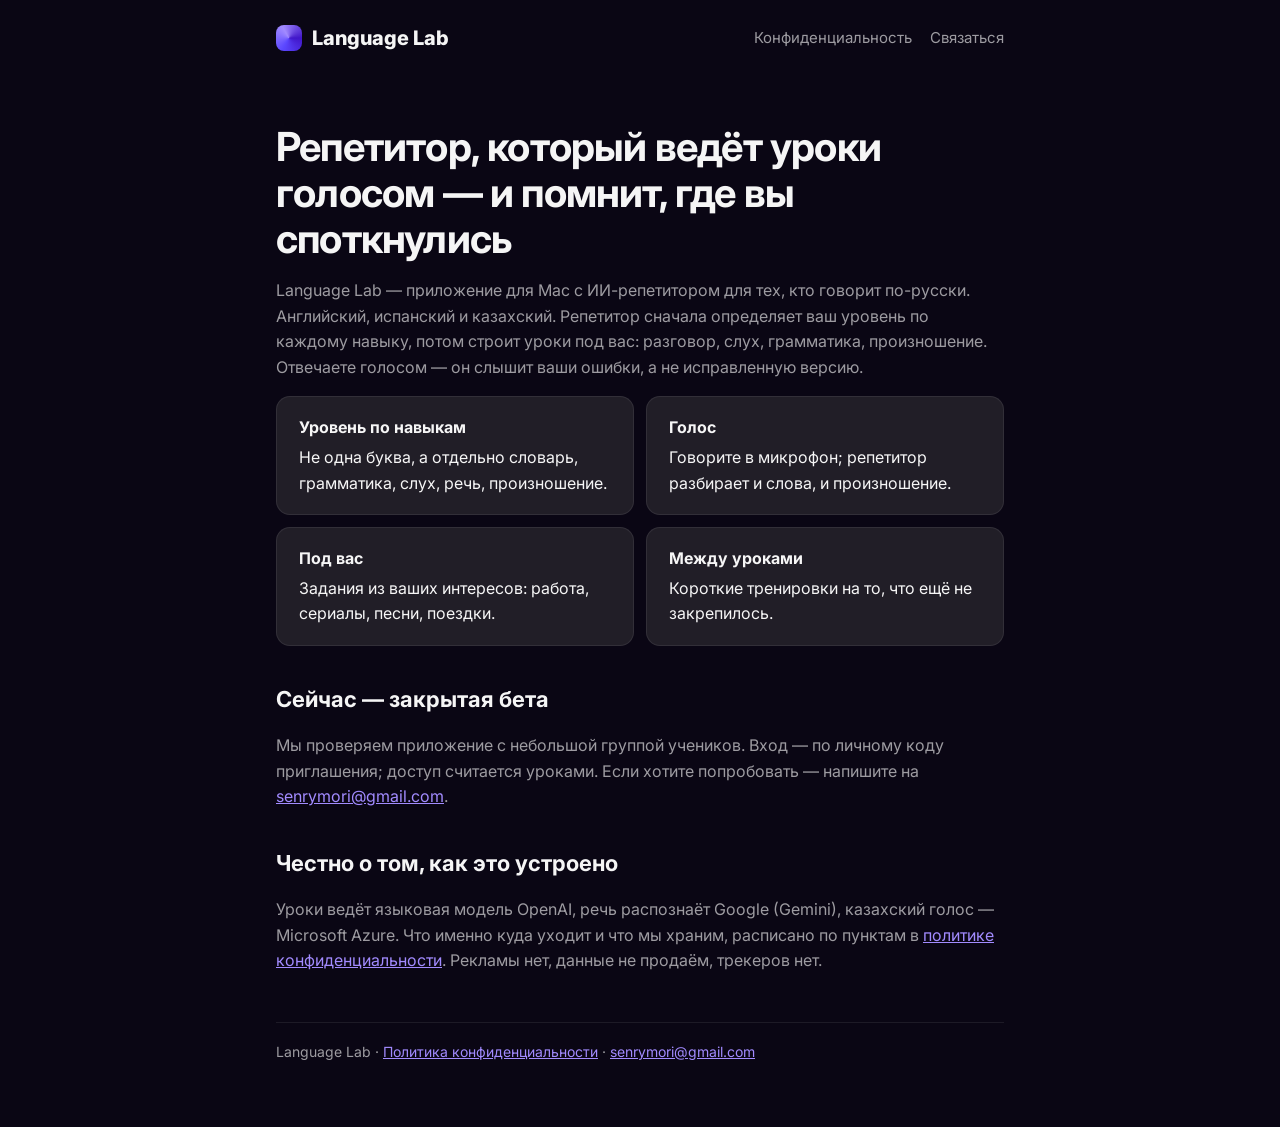
<file: index.html>
<!doctype html>
<html lang="ru">
<head>
<meta charset="utf-8">
<meta name="viewport" content="width=device-width, initial-scale=1">
<title>Language Lab — репетитор английского, испанского и казахского</title>
<meta name="description" content="Language Lab — приложение с ИИ-репетитором для тех, кто говорит по-русски: английский, испанский и казахский. Закрытая бета по приглашениям.">
<link rel="preconnect" href="https://fonts.googleapis.com">
<link href="https://fonts.googleapis.com/css2?family=Inter:wght@400;600;800&display=swap" rel="stylesheet">
<link rel="stylesheet" href="/style.css">
</head>
<body>
<div class="wrap">
<header><a class="logo" href="/"><i></i>Language Lab</a><nav><a href="/privacy">Конфиденциальность</a><a href="mailto:senrymori@gmail.com">Связаться</a></nav></header>

<h1>Репетитор, который ведёт уроки голосом — и помнит, где вы споткнулись</h1>
<p>Language Lab — приложение для Mac с ИИ-репетитором для тех, кто говорит по-русски. Английский, испанский и казахский.
Репетитор сначала определяет ваш уровень по каждому навыку, потом строит уроки под вас: разговор, слух, грамматика,
произношение. Отвечаете голосом — он слышит ваши ошибки, а не исправленную версию.</p>

<div class="grid">
  <div class="card"><b>Уровень по навыкам</b>Не одна буква, а отдельно словарь, грамматика, слух, речь, произношение.</div>
  <div class="card"><b>Голос</b>Говорите в микрофон; репетитор разбирает и слова, и произношение.</div>
  <div class="card"><b>Под вас</b>Задания из ваших интересов: работа, сериалы, песни, поездки.</div>
  <div class="card"><b>Между уроками</b>Короткие тренировки на то, что ещё не закрепилось.</div>
</div>

<h2>Сейчас — закрытая бета</h2>
<p>Мы проверяем приложение с небольшой группой учеников. Вход — по личному коду приглашения; доступ считается уроками.
Если хотите попробовать — напишите на <a href="mailto:senrymori@gmail.com">senrymori@gmail.com</a>.</p>

<h2>Честно о том, как это устроено</h2>
<p>Уроки ведёт языковая модель OpenAI, речь распознаёт Google (Gemini), казахский голос — Microsoft Azure.
Что именно куда уходит и что мы храним, расписано по пунктам в <a href="/privacy">политике конфиденциальности</a>.
Рекламы нет, данные не продаём, трекеров нет.</p>

<footer>Language Lab · <a href="/privacy">Политика конфиденциальности</a> · <a href="mailto:senrymori@gmail.com">senrymori@gmail.com</a></footer>
</div>
</body>
</html>
</file>
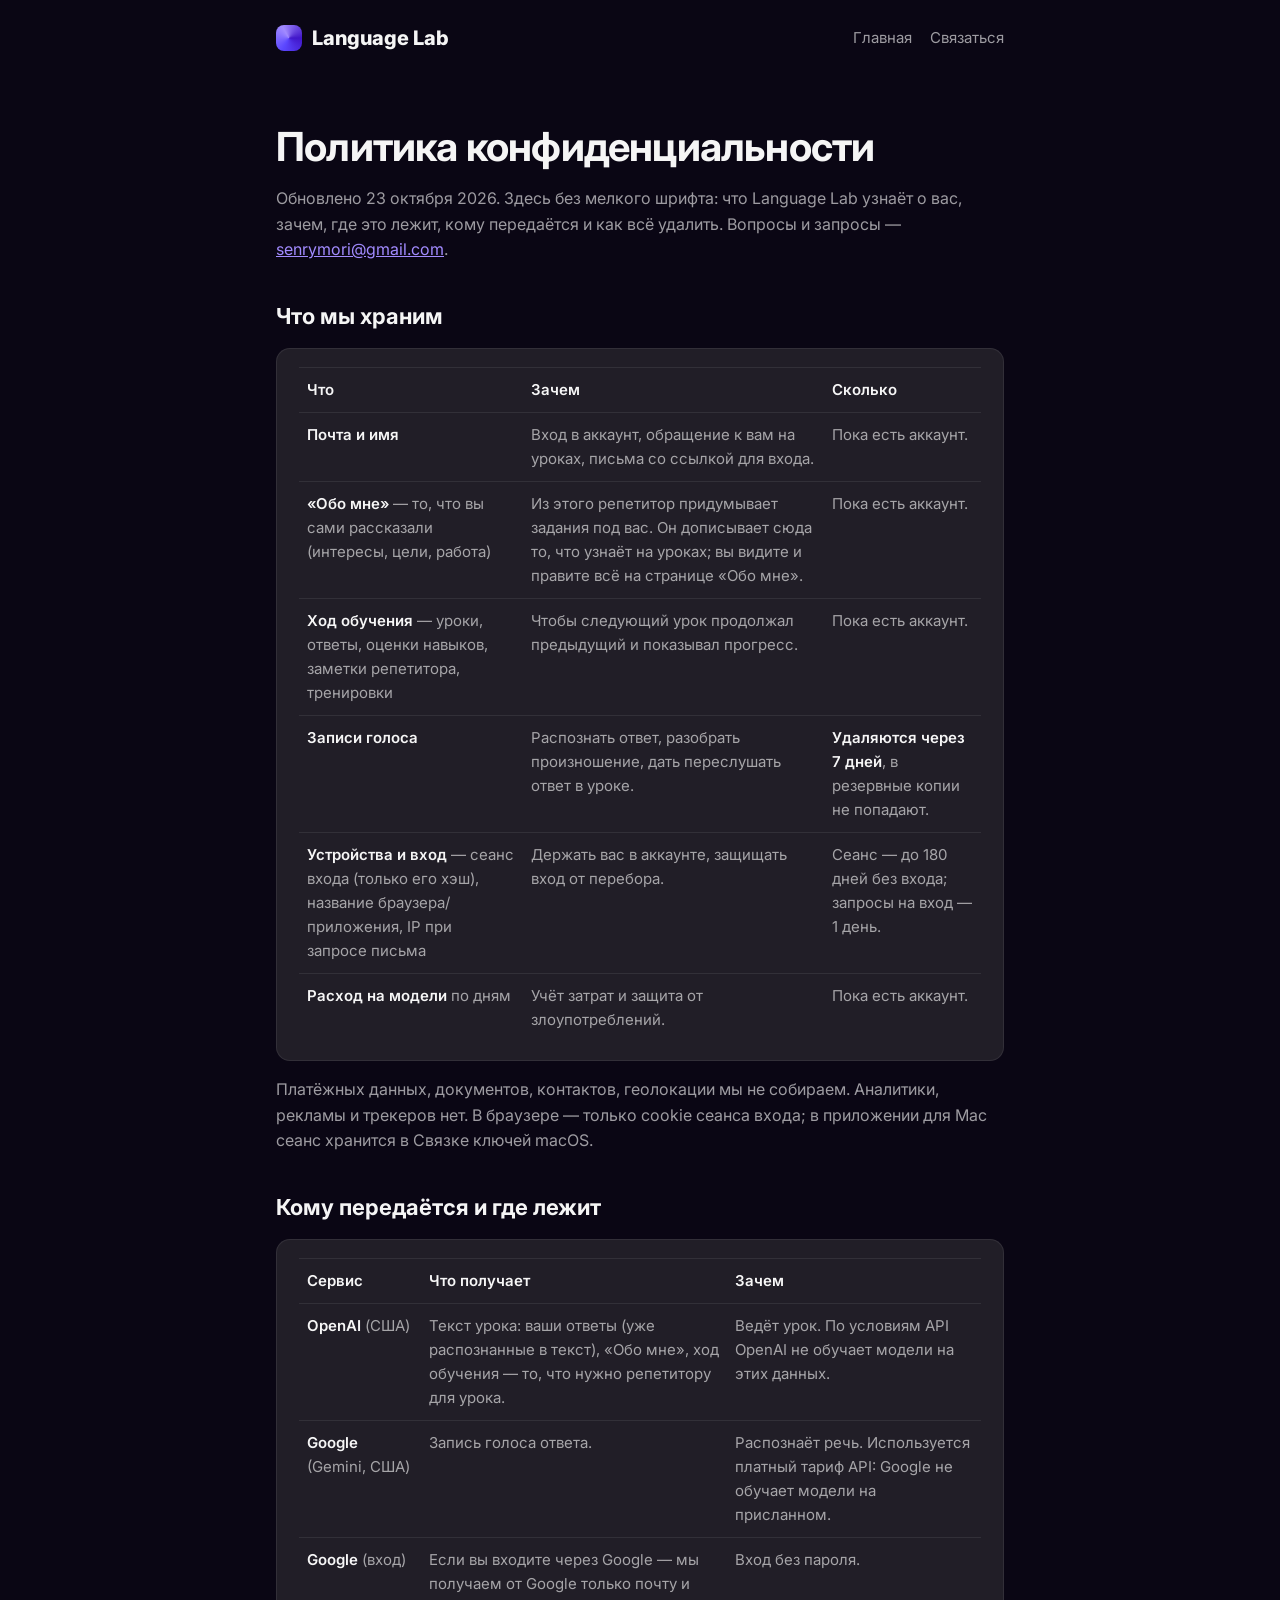
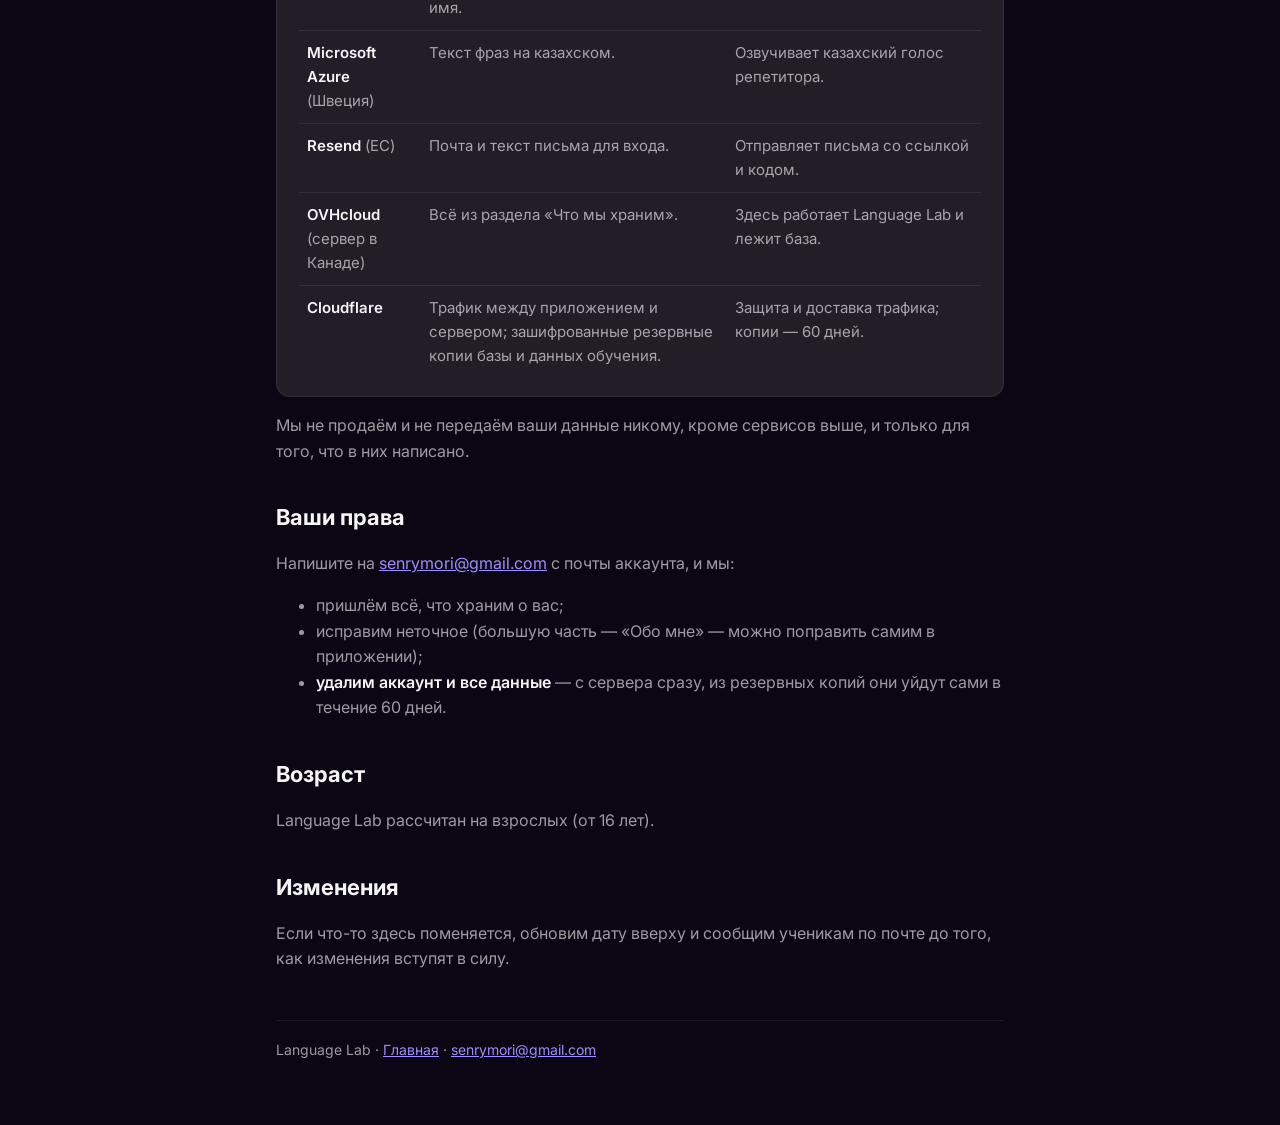
<file: privacy/index.html>
<!doctype html>
<html lang="ru">
<head>
<meta charset="utf-8">
<meta name="viewport" content="width=device-width, initial-scale=1">
<title>Политика конфиденциальности — Language Lab</title>
<link rel="preconnect" href="https://fonts.googleapis.com">
<link href="https://fonts.googleapis.com/css2?family=Inter:wght@400;600;800&display=swap" rel="stylesheet">
<link rel="stylesheet" href="/style.css">
</head>
<body>
<div class="wrap">
<header><a class="logo" href="/"><i></i>Language Lab</a><nav><a href="/">Главная</a><a href="mailto:senrymori@gmail.com">Связаться</a></nav></header>

<h1>Политика конфиденциальности</h1>
<p>Обновлено 23 октября 2026. Здесь без мелкого шрифта: что Language Lab узнаёт о вас, зачем, где это лежит, кому
передаётся и как всё удалить. Вопросы и запросы — <a href="mailto:senrymori@gmail.com">senrymori@gmail.com</a>.</p>

<h2>Что мы храним</h2>
<div class="card table"><table>
<tr><th>Что</th><th>Зачем</th><th>Сколько</th></tr>
<tr><td><strong>Почта и имя</strong></td><td>Вход в аккаунт, обращение к вам на уроках, письма со ссылкой для входа.</td><td>Пока есть аккаунт.</td></tr>
<tr><td><strong>«Обо мне»</strong> — то, что вы сами рассказали (интересы, цели, работа)</td><td>Из этого репетитор придумывает задания под вас. Он дописывает сюда то, что узнаёт на уроках; вы видите и правите всё на странице «Обо мне».</td><td>Пока есть аккаунт.</td></tr>
<tr><td><strong>Ход обучения</strong> — уроки, ответы, оценки навыков, заметки репетитора, тренировки</td><td>Чтобы следующий урок продолжал предыдущий и показывал прогресс.</td><td>Пока есть аккаунт.</td></tr>
<tr><td><strong>Записи голоса</strong></td><td>Распознать ответ, разобрать произношение, дать переслушать ответ в уроке.</td><td><strong>Удаляются через 7 дней</strong>, в резервные копии не попадают.</td></tr>
<tr><td><strong>Устройства и вход</strong> — сеанс входа (только его хэш), название браузера/приложения, IP при запросе письма</td><td>Держать вас в аккаунте, защищать вход от перебора.</td><td>Сеанс — до 180 дней без входа; запросы на вход — 1 день.</td></tr>
<tr><td><strong>Расход на модели</strong> по дням</td><td>Учёт затрат и защита от злоупотреблений.</td><td>Пока есть аккаунт.</td></tr>
</table></div>
<p>Платёжных данных, документов, контактов, геолокации мы не собираем. Аналитики, рекламы и трекеров нет. В браузере —
только cookie сеанса входа; в приложении для Mac сеанс хранится в Связке ключей macOS.</p>

<h2>Кому передаётся и где лежит</h2>
<div class="card table"><table>
<tr><th>Сервис</th><th>Что получает</th><th>Зачем</th></tr>
<tr><td><strong>OpenAI</strong> (США)</td><td>Текст урока: ваши ответы (уже распознанные в текст), «Обо мне», ход обучения — то, что нужно репетитору для урока.</td><td>Ведёт урок. По условиям API OpenAI не обучает модели на этих данных.</td></tr>
<tr><td><strong>Google</strong> (Gemini, США)</td><td>Запись голоса ответа.</td><td>Распознаёт речь. Используется платный тариф API: Google не обучает модели на присланном.</td></tr>
<tr><td><strong>Google</strong> (вход)</td><td>Если вы входите через Google — мы получаем от Google только почту и имя.</td><td>Вход без пароля.</td></tr>
<tr><td><strong>Microsoft Azure</strong> (Швеция)</td><td>Текст фраз на казахском.</td><td>Озвучивает казахский голос репетитора.</td></tr>
<tr><td><strong>Resend</strong> (ЕС)</td><td>Почта и текст письма для входа.</td><td>Отправляет письма со ссылкой и кодом.</td></tr>
<tr><td><strong>OVHcloud</strong> (сервер в Канаде)</td><td>Всё из раздела «Что мы храним».</td><td>Здесь работает Language Lab и лежит база.</td></tr>
<tr><td><strong>Cloudflare</strong></td><td>Трафик между приложением и сервером; зашифрованные резервные копии базы и данных обучения.</td><td>Защита и доставка трафика; копии — 60 дней.</td></tr>
</table></div>
<p>Мы не продаём и не передаём ваши данные никому, кроме сервисов выше, и только для того, что в них написано.</p>

<h2>Ваши права</h2>
<p>Напишите на <a href="mailto:senrymori@gmail.com">senrymori@gmail.com</a> с почты аккаунта, и мы:</p>
<ul>
<li>пришлём всё, что храним о вас;</li>
<li>исправим неточное (большую часть — «Обо мне» — можно поправить самим в приложении);</li>
<li><strong>удалим аккаунт и все данные</strong> — с сервера сразу, из резервных копий они уйдут сами в течение 60 дней.</li>
</ul>

<h2>Возраст</h2>
<p>Language Lab рассчитан на взрослых (от 16 лет).</p>

<h2>Изменения</h2>
<p>Если что-то здесь поменяется, обновим дату вверху и сообщим ученикам по почте до того, как изменения вступят в силу.</p>

<footer>Language Lab · <a href="/">Главная</a> · <a href="mailto:senrymori@gmail.com">senrymori@gmail.com</a></footer>
</div>
</body>
</html>
</file>
<file: style.css>
:root { --bg: #0a0614; --card: rgba(59, 58, 62, .48); --line: rgba(255, 255, 255, .08); --text: rgba(255, 255, 255, .96);
  --muted: rgba(255, 255, 255, .6); --accent: #4116c9; --accent-hi: #5b47ff; }
* { box-sizing: border-box; }
body { margin: 0; background: var(--bg); color: var(--text); font: 16px/1.6 Inter, -apple-system, BlinkMacSystemFont, sans-serif; }
a { color: #a28bff; }
.wrap { max-width: 760px; margin: 0 auto; padding: 0 16px 64px; }
header { display: flex; align-items: center; justify-content: space-between; padding: 22px 0; }
.logo { display: flex; align-items: center; gap: 10px; font-weight: 800; font-size: 20px; color: var(--text); text-decoration: none; }
.logo i { width: 26px; height: 26px; border-radius: 8px; background: conic-gradient(from 210deg, #5b47ff, #a28bff, #4116c9, #5b47ff); }
nav a { color: var(--muted); text-decoration: none; margin-left: 18px; font-size: 15px; }
nav a:hover { color: var(--text); }
h1 { font-size: 40px; line-height: 1.15; letter-spacing: -.02em; margin: 48px 0 16px; }
h2 { font-size: 22px; margin: 36px 0 10px; }
p, li { color: var(--muted); }
strong { color: var(--text); font-weight: 600; }
.card { background: var(--card); border: 1px solid var(--line); border-radius: 14px; padding: 18px 22px; margin: 14px 0; }
.grid { display: grid; grid-template-columns: repeat(2, 1fr); gap: 12px; }
.grid .card { margin: 0; }
.grid .card b { display: block; color: var(--text); margin-bottom: 4px; }
table { width: 100%; border-collapse: collapse; font-size: 15px; }
th, td { text-align: left; vertical-align: top; padding: 10px 8px; border-top: 1px solid var(--line); }
th { color: var(--text); font-weight: 600; }
td { color: var(--muted); }
.table { overflow-x: auto; }
footer { margin-top: 48px; color: var(--muted); font-size: 14px; border-top: 1px solid var(--line); padding-top: 18px; }
::-webkit-scrollbar { width: 10px; height: 10px; background: transparent; }
::-webkit-scrollbar-thumb { background: rgba(255, 255, 255, .14); border-radius: 10px; border: 3px solid transparent; background-clip: padding-box; }
@media (max-width: 560px) { h1 { font-size: 30px; } nav a { margin-left: 12px; } .grid { grid-template-columns: 1fr; } }
</file>
